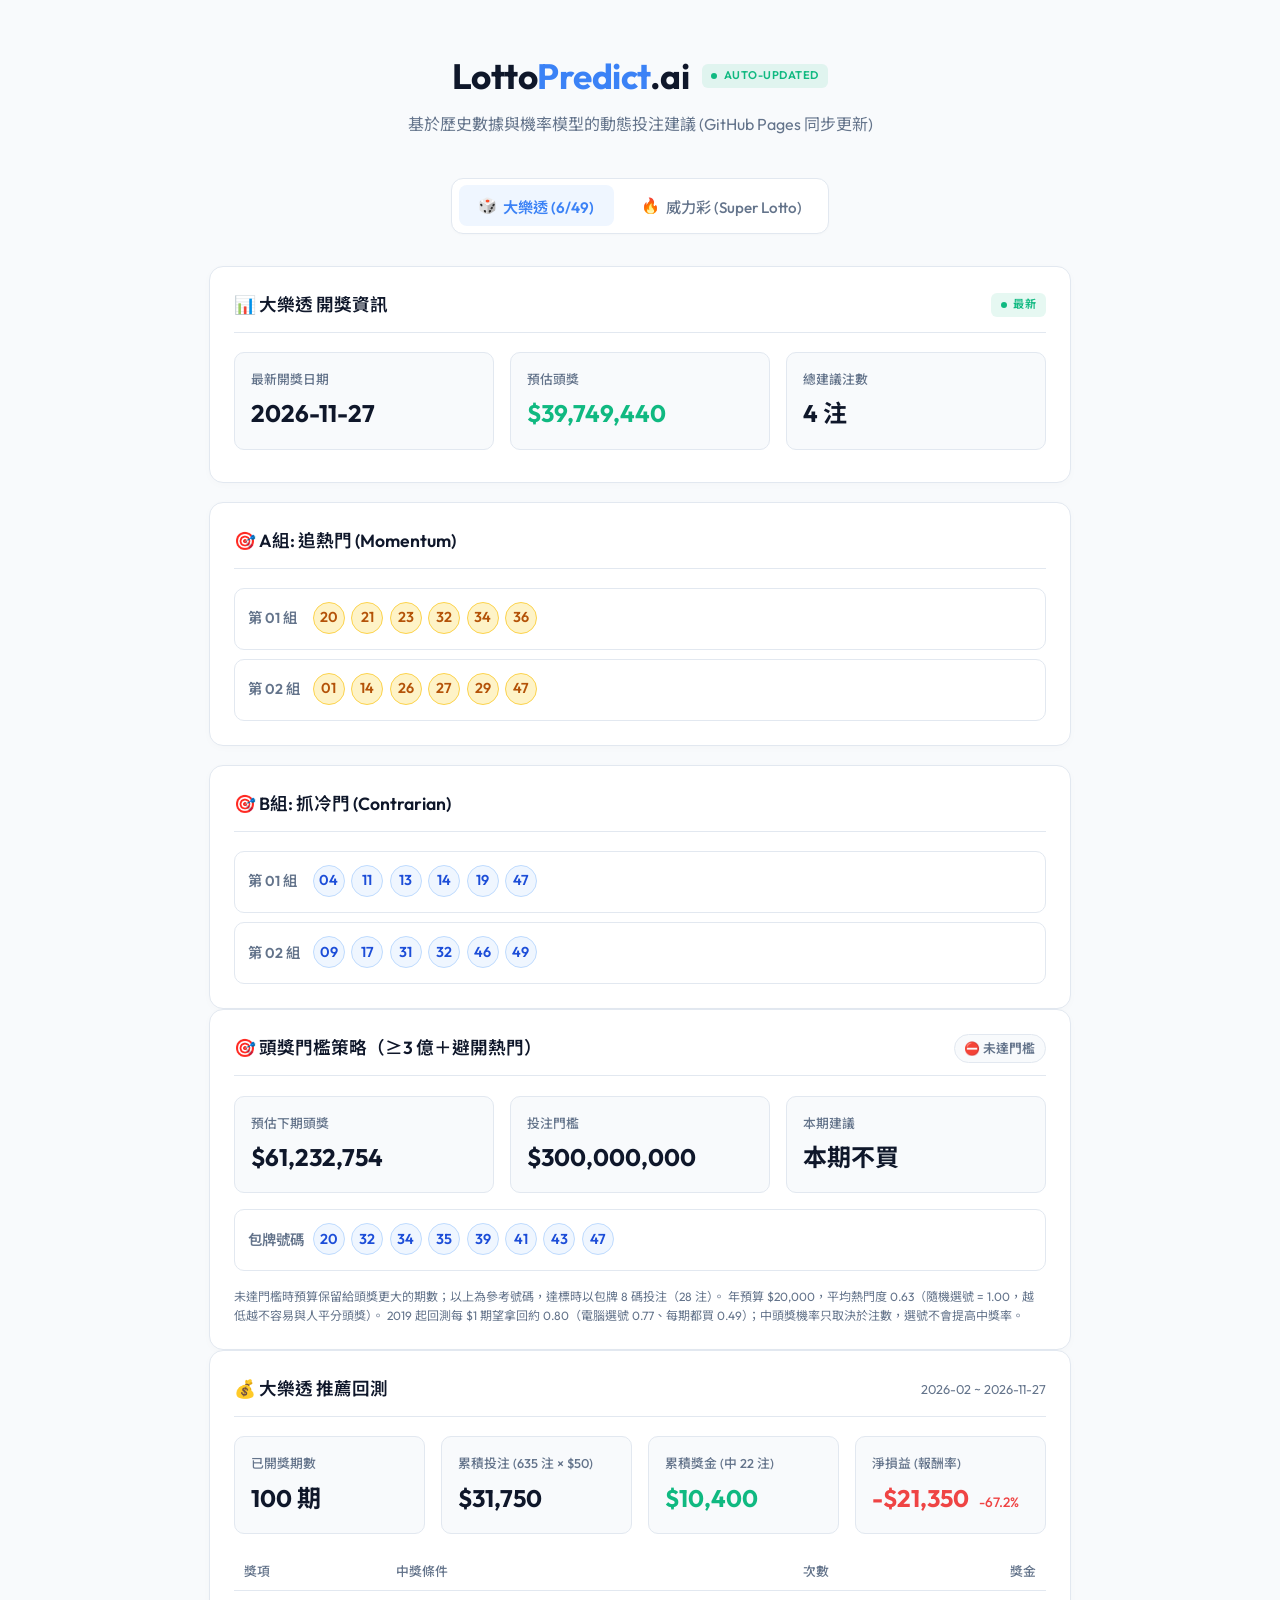
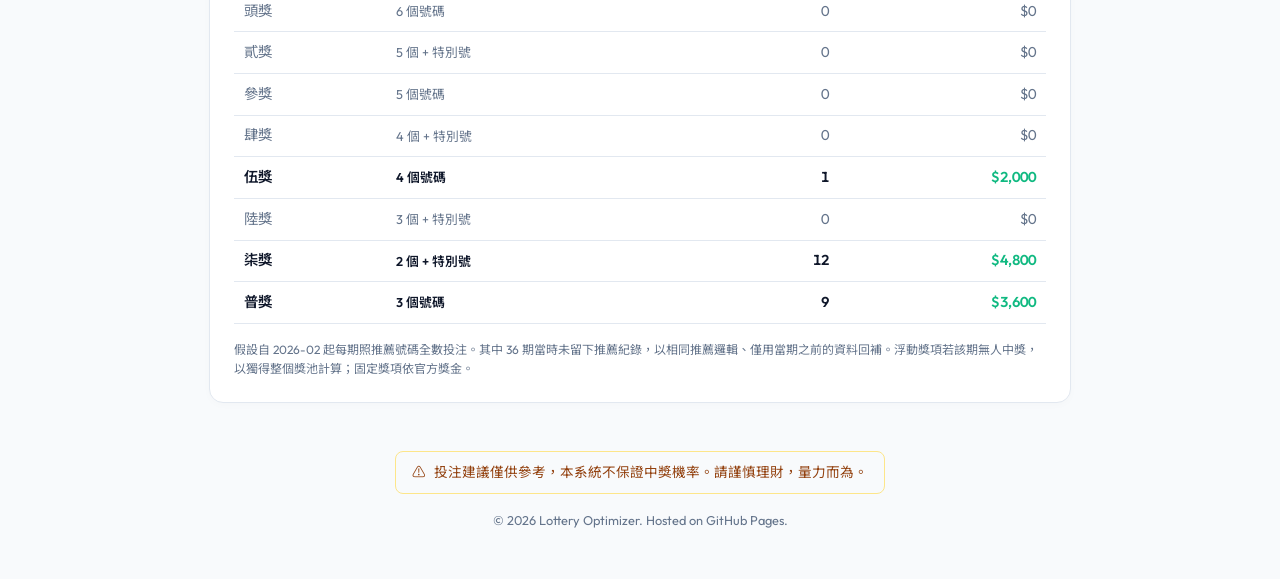
<file: index.html>
<!DOCTYPE html>
<html lang="zh-TW">
<head>
    <meta charset="UTF-8">
    <meta name="viewport" content="width=device-width, initial-scale=1.0">
    <title>AI 幸運號碼預測系統 | Lottery Optimizer</title>
    <meta name="description" content="自動更新的大樂透與威力彩投注建議系統">
    <link rel="preconnect" href="https://fonts.googleapis.com">
    <link rel="preconnect" href="https://fonts.gstatic.com" crossorigin>
    <link href="https://fonts.googleapis.com/css2?family=Noto+Sans+TC:wght@300;400;500;700;900&family=Outfit:wght@300;500;700;900&display=swap" rel="stylesheet">
    <link rel="stylesheet" href="style.css">
</head>
<body>
    <div class="app-container">
        <header>
            <div class="title-wrapper">
                <h1 class="glow-text">Lotto<span class="highlight">Predict</span>.ai</h1>
                <div class="live-indicator">
                    <span class="pulsing-dot"></span> AUTO-UPDATED
                </div>
            </div>
            <p class="subtitle">基於歷史數據與機率模型的動態投注建議 (GitHub Pages 同步更新)</p>
        </header>

        <main>
            <div class="tabs">
                <button class="tab-btn active" data-target="lotto649">
                    <span class="tab-icon">🎲</span> 大樂透 (6/49)
                </button>
                <button class="tab-btn" data-target="superlotto">
                    <span class="tab-icon">🔥</span> 威力彩 (Super Lotto)
                </button>
            </div>

            <section id="lotto649" class="tab-content active">
                <div class="dashboard" id="lotto649-dashboard">
                    <div class="loading-spinner"></div>
                </div>
                <div class="dashboard strategy" id="lotto649-jackpot"></div>
                <div class="dashboard backtest" id="lotto649-backtest"></div>
            </section>

            <section id="superlotto" class="tab-content">
                <div class="dashboard" id="superlotto-dashboard">
                    <div class="loading-spinner"></div>
                </div>
                <div class="dashboard backtest" id="superlotto-backtest"></div>
            </section>
        </main>
        
        <footer>
            <div class="disclaimer">
                <span class="warning-icon">⚠️</span>
                <p>投注建議僅供參考，本系統不保證中獎機率。請謹慎理財，量力而為。</p>
            </div>
            <p class="copyright">&copy; 2026 Lottery Optimizer. Hosted on GitHub Pages.</p>
        </footer>
    </div>
    <script src="app.js"></script>
</body>
</html>
</file>
<file: style.css>
:root {
    --bg-color: #f8fafc;
    --card-bg: #ffffff;
    --card-border: #e2e8f0;
    --border-hover: #cbd5e1;
    --primary: #3b82f6;
    --primary-light: #eff6ff;
    --text-primary: #0f172a;
    --text-secondary: #64748b;
    --success: #10b981;
    --warning: #f59e0b;
    --danger: #ef4444;
    --ball-hot-bg: #fef3c7;
    --ball-hot-border: #fcd34d;
    --ball-hot-text: #b45309;
    --ball-cold-bg: #eff6ff;
    --ball-cold-border: #bfdbfe;
    --ball-cold-text: #1d4ed8;
    --ball-special-bg: #fee2e2;
    --ball-special-border: #fecaca;
    --ball-special-text: #b91c1c;
}

* {
    box-sizing: border-box;
    margin: 0;
    padding: 0;
}

body {
    font-family: 'Outfit', 'Noto Sans TC', sans-serif;
    background-color: var(--bg-color);
    color: var(--text-primary);
    line-height: 1.6;
    min-height: 100vh;
    -webkit-font-smoothing: antialiased;
}

.app-container {
    max-width: 900px;
    margin: 0 auto;
    padding: 3rem 1.2rem;
    display: flex;
    flex-direction: column;
    min-height: 100vh;
}

/* Header */
header {
    text-align: center;
    margin-bottom: 2.5rem;
    animation: fadeInDown 0.6s ease-out;
}

.title-wrapper {
    display: flex;
    align-items: center;
    justify-content: center;
    gap: 0.8rem;
    margin-bottom: 0.5rem;
    flex-wrap: wrap;
}

h1 {
    font-size: 2.2rem;
    font-weight: 700;
    letter-spacing: -0.5px;
    color: var(--text-primary);
}

.highlight {
    color: var(--primary);
}

.subtitle {
    color: var(--text-secondary);
    font-size: 1rem;
    font-weight: 400;
}

.live-indicator {
    display: inline-flex;
    align-items: center;
    gap: 0.4rem;
    background: rgba(16, 185, 129, 0.1);
    color: var(--success);
    padding: 0.2rem 0.6rem;
    border-radius: 6px;
    font-size: 0.7rem;
    font-weight: 600;
    letter-spacing: 0.5px;
}

.pulsing-dot {
    width: 6px;
    height: 6px;
    background-color: var(--success);
    border-radius: 50%;
    animation: pulse 1.5s infinite;
}

@keyframes pulse {
    0% { transform: scale(0.95); opacity: 1; }
    70% { transform: scale(1.2); opacity: 0.3; }
    100% { transform: scale(0.95); opacity: 1; }
}

@keyframes fadeInDown {
    from { opacity: 0; transform: translateY(-10px); }
    to { opacity: 1; transform: translateY(0); }
}

@keyframes fadeInUp {
    from { opacity: 0; transform: translateY(10px); }
    to { opacity: 1; transform: translateY(0); }
}

/* Tabs */
.tabs {
    display: flex;
    justify-content: center;
    gap: 0.5rem;
    margin-bottom: 2rem;
    animation: fadeInUp 0.6s ease-out 0.1s backwards;
    background: var(--card-bg);
    padding: 0.4rem;
    border-radius: 12px;
    border: 1px solid var(--card-border);
    box-shadow: 0 1px 3px rgba(0,0,0,0.02);
    width: fit-content;
    margin-left: auto;
    margin-right: auto;
}

.tab-btn {
    background: transparent;
    border: none;
    color: var(--text-secondary);
    padding: 0.6rem 1.2rem;
    border-radius: 8px;
    font-family: inherit;
    font-size: 0.95rem;
    font-weight: 500;
    cursor: pointer;
    transition: all 0.2s ease;
    display: flex;
    align-items: center;
    gap: 0.4rem;
}

.tab-btn:hover {
    color: var(--text-primary);
    background: var(--bg-color);
}

.tab-btn.active {
    background: var(--primary-light);
    color: var(--primary);
    font-weight: 600;
}

.tab-content {
    display: none;
    animation: fadeInUp 0.4s ease-out;
}

.tab-content.active {
    display: block;
}

/* Dashboard Cards */
.dashboard {
    display: flex;
    flex-direction: column;
    gap: 1.2rem;
}

.card {
    background: var(--card-bg);
    border: 1px solid var(--card-border);
    border-radius: 14px;
    padding: 1.5rem;
    box-shadow: 0 2px 8px rgba(0, 0, 0, 0.02);
    transition: box-shadow 0.2s ease, border-color 0.2s ease;
}

.card:hover {
    box-shadow: 0 4px 12px rgba(0, 0, 0, 0.04);
    border-color: var(--border-hover);
}

.card-header {
    display: flex;
    justify-content: space-between;
    align-items: center;
    margin-bottom: 1.2rem;
    padding-bottom: 0.8rem;
    border-bottom: 1px solid var(--card-border);
}

.card-title {
    font-size: 1.1rem;
    font-weight: 600;
    color: var(--text-primary);
    display: flex;
    align-items: center;
    gap: 0.4rem;
}

/* Info Grid */
.info-grid {
    display: grid;
    grid-template-columns: repeat(auto-fit, minmax(180px, 1fr));
    gap: 1rem;
    margin-bottom: 0.5rem;
}

.stat-box {
    background: var(--bg-color);
    border-radius: 10px;
    padding: 1rem;
    border: 1px solid var(--card-border);
}

.stat-label {
    font-size: 0.8rem;
    color: var(--text-secondary);
    margin-bottom: 0.3rem;
    font-weight: 500;
}

.stat-value {
    font-size: 1.5rem;
    font-weight: 700;
    color: var(--text-primary);
}

.stat-value.accent {
    color: var(--success);
}

/* Number Sets - iPhone optimized (No line breaks) */
.number-groups {
    display: flex;
    flex-direction: column;
    gap: 0.6rem;
}

.number-row {
    display: flex;
    align-items: center;
    padding: 0.8rem;
    border-radius: 10px;
    background: var(--card-bg);
    border: 1px solid var(--card-border);
}

.number-row:hover {
    background: var(--bg-color);
}

.row-label {
    min-width: 65px;
    font-size: 0.9rem;
    font-weight: 600;
    color: var(--text-secondary);
    flex-shrink: 0;
}

.balls-container {
    display: flex;
    flex-wrap: nowrap; /* Forces no line break */
    gap: 0.4rem;
    flex: 1;
    overflow-x: auto; /* Allows smooth scrolling if the screen is too small */
    padding-bottom: 2px; /* Fix for custom scrollbar cutting off */
}

/* Hides scrollbar but allows scrolling for aesthetic */
.balls-container::-webkit-scrollbar {
    display: none;
}
.balls-container {
    -ms-overflow-style: none;  
    scrollbar-width: none;  
}

.ball {
    width: 32px;
    height: 32px;
    border-radius: 50%;
    display: flex;
    align-items: center;
    justify-content: center;
    font-weight: 600;
    font-size: 0.9rem;
    background: #f1f5f9;
    border: 1px solid #cbd5e1;
    color: #334155;
    flex-shrink: 0; /* Ensures balls never resize below 32x32 */
    transition: transform 0.2s ease;
}

.ball:hover {
    transform: scale(1.05);
}

.ball.special {
    background: var(--ball-special-bg);
    border-color: var(--ball-special-border);
    color: var(--ball-special-text);
    font-weight: 700;
}

.ball.hot {
    background: var(--ball-hot-bg);
    border-color: var(--ball-hot-border);
    color: var(--ball-hot-text);
}

.ball.cold {
    background: var(--ball-cold-bg);
    border-color: var(--ball-cold-border);
    color: var(--ball-cold-text);
}

.empty-state {
    text-align: center;
    padding: 2.5rem 1rem;
    color: var(--text-secondary);
}

.empty-icon {
    font-size: 2.5rem;
    margin-bottom: 0.5rem;
    opacity: 0.4;
}

/* Loading */
.loading-spinner {
    width: 30px;
    height: 30px;
    border: 3px solid var(--card-border);
    border-radius: 50%;
    border-top-color: var(--primary);
    animation: spin 0.8s linear infinite;
    margin: 2rem auto;
}

@keyframes spin {
    to { transform: rotate(360deg); }
}

/* Footer */
footer {
    margin-top: auto;
    text-align: center;
    padding-top: 3rem;
}

.disclaimer {
    display: inline-flex;
    align-items: center;
    gap: 0.5rem;
    background: var(--warning-light);
    color: #92400e;
    padding: 0.6rem 1rem;
    border-radius: 8px;
    font-size: 0.85rem;
    margin-bottom: 1rem;
    border: 1px solid #fde68a;
}

.copyright {
    color: var(--text-secondary);
    font-size: 0.8rem;
}

@media (max-width: 480px) {
    .app-container { padding: 1.5rem 1rem; }
    h1 { font-size: 1.8rem; }
    .tabs { width: 100%; border-radius: 8px; }
    .tab-btn { flex: 1; justify-content: center; padding: 0.5rem; }
    
    .card { padding: 1.2rem; }
    .info-grid { grid-template-columns: 1fr; gap: 0.5rem; }
    .number-row { padding: 0.6rem; border-radius: 8px; }
    
    .row-label {
        min-width: 55px; /* Tighter label for small screens */
        font-size: 0.85rem;
    }
    
    .balls-container { gap: 0.3rem; }
    .ball {
        width: 28px;
        height: 28px;
        font-size: 0.8rem;
    }
}

/* Jackpot Strategy */
.strategy-badge {
    font-size: 0.8rem;
    font-weight: 600;
    padding: 0.2rem 0.6rem;
    border-radius: 999px;
}

.strategy-badge.go {
    background: #dcfce7;
    color: #15803d;
}

.strategy-badge.wait {
    background: var(--bg-color);
    color: var(--text-secondary);
    border: 1px solid var(--card-border);
}

.strategy-numbers {
    margin-top: 1rem;
}

.strategy-numbers .balls-container {
    flex-wrap: wrap;
}

/* Backtest */
.bt-note {
    font-size: 0.8rem;
    color: var(--text-secondary);
}

.stat-value.negative {
    color: var(--danger);
}

.bt-roi {
    font-size: 0.85rem;
    font-weight: 500;
    margin-left: 0.3rem;
}

.bt-table {
    width: 100%;
    border-collapse: collapse;
    margin-top: 1.2rem;
    font-size: 0.9rem;
}

.bt-table th {
    text-align: left;
    font-size: 0.8rem;
    font-weight: 500;
    color: var(--text-secondary);
    padding: 0.5rem 0.6rem;
    border-bottom: 1px solid var(--card-border);
}

.bt-table td {
    padding: 0.55rem 0.6rem;
    border-bottom: 1px solid var(--card-border);
    color: var(--text-secondary);
}

.bt-table .num {
    text-align: right;
    font-variant-numeric: tabular-nums;
}

.bt-table tr.hit td {
    color: var(--text-primary);
    font-weight: 600;
}

.bt-table tr.hit td.num:last-child {
    color: var(--success);
}

.bt-rule {
    font-size: 0.8rem;
}

.bt-footnote {
    margin-top: 1rem;
    font-size: 0.75rem;
    color: var(--text-secondary);
}

@media (max-width: 480px) {
    .card-header { flex-wrap: wrap; gap: 0.3rem; }
    .bt-table { font-size: 0.85rem; }
    .bt-table th, .bt-table td { padding: 0.5rem 0.3rem; }
}
</file>
